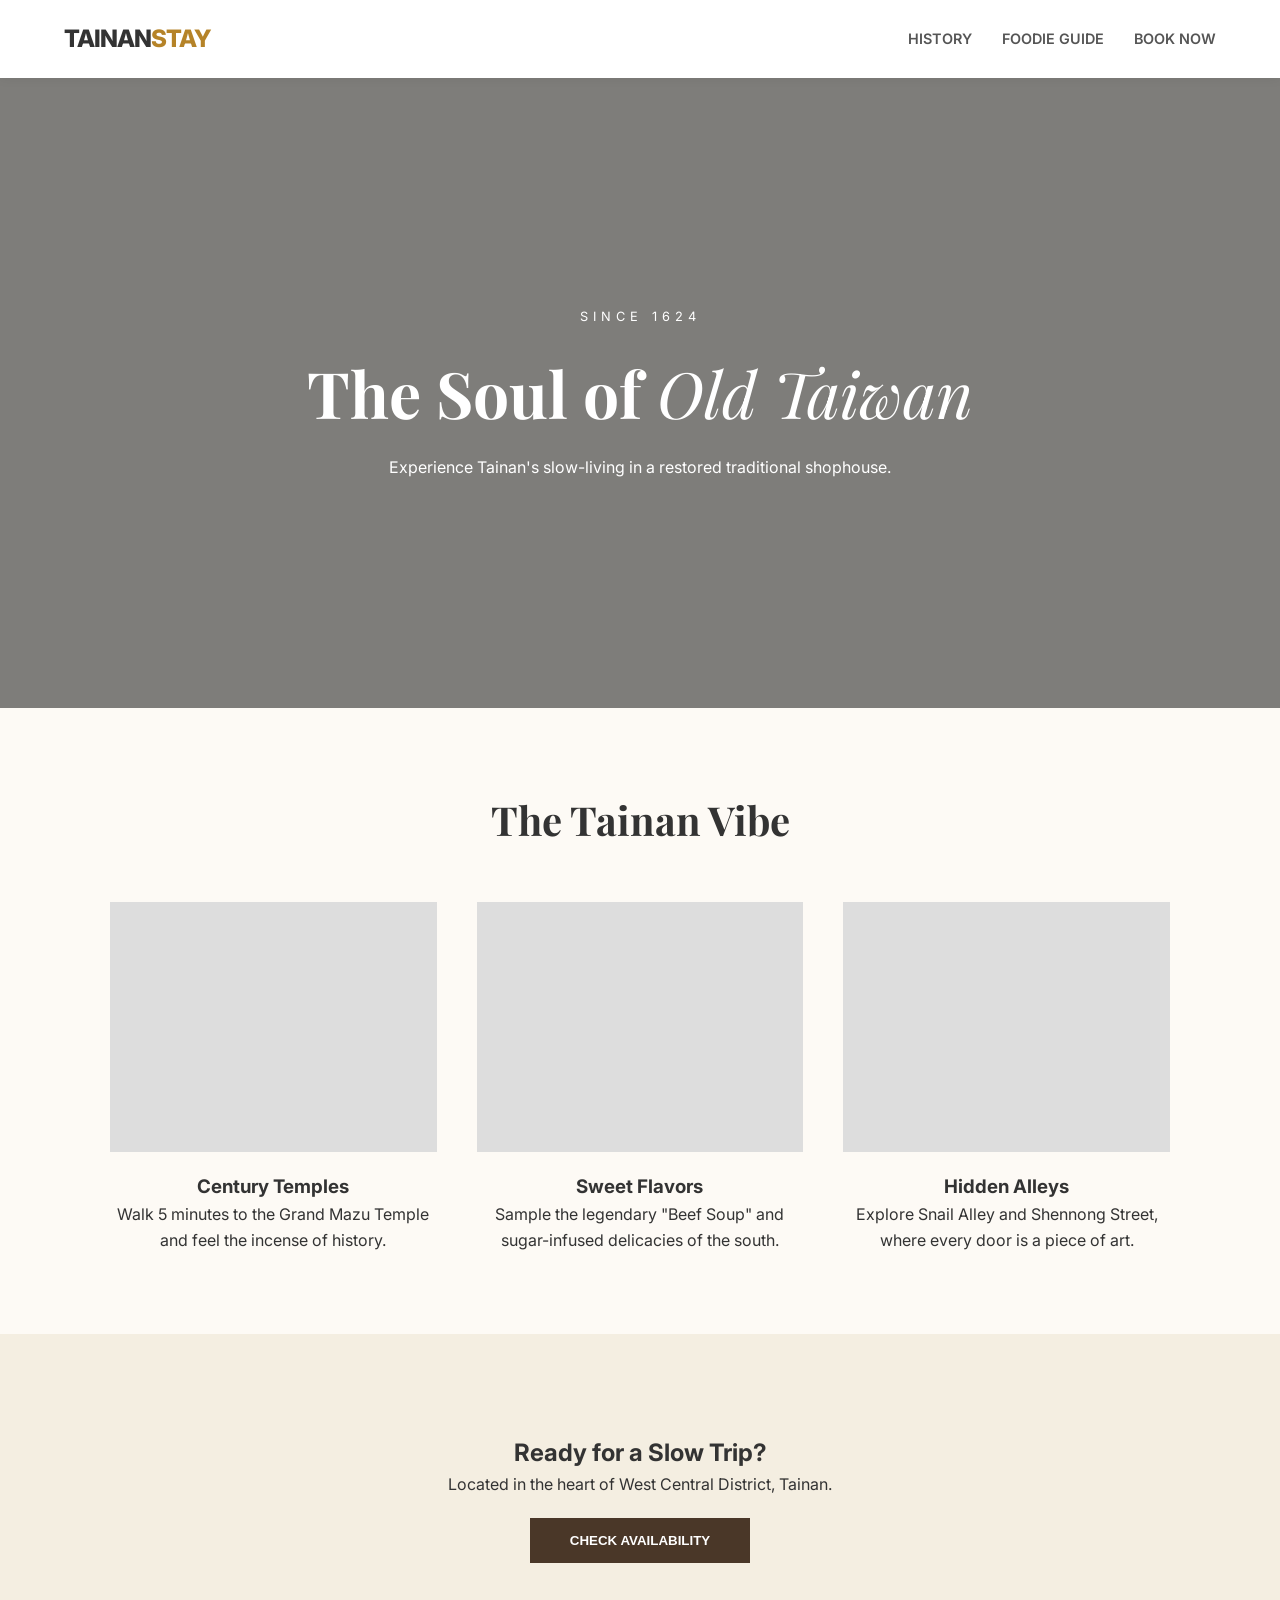
<file: index.html>
<!DOCTYPE html>
<html lang="en">
<head>
    <meta charset="UTF-8">
    <meta name="viewport" content="width=device-width, initial-scale=1.0">
    <title>Tainan Old House Homestay</title>
    <link rel="stylesheet" href="HomePage.css">
    <link href="https://fonts.googleapis.com/css2?family=Playfair+Display:ital,wght@0,700;1,400&family=Inter:wght@300;400;600&display=swap" rel="stylesheet">
</head>
<body>

    <nav class="navbar">
        <div class="logo">TAINAN<span>STAY</span></div>
        <ul class="nav-links">
            <li><a href="#history">History</a></li>
            <li><a href="Foodie.html">Foodie Guide</a></li>
            <li><a href="#book" class="btn-nav">Book Now</a></li>
        </ul>
    </nav>

    <header class="hero">
        <div class="hero-content">
            <p class="subtitle">SINCE 1624</p>
            <h1>The Soul of <span class="italic">Old Taiwan</span></h1>
            <p>Experience Tainan's slow-living in a restored traditional shophouse.</p>
        </div>
    </header>

    <section class="features" id="history">
        <div class="container">
            <h2 class="section-title">The Tainan Vibe</h2>
            <div class="grid">
                <div class="card">
                    <div class="card-img img-temple"></div>
                    <h3>Century Temples</h3>
                    <p>Walk 5 minutes to the Grand Mazu Temple and feel the incense of history.</p>
                </div>
                <div class="card">
                    <div class="card-img img-food"></div>
                    <h3>Sweet Flavors</h3>
                    <p>Sample the legendary "Beef Soup" and sugar-infused delicacies of the south.</p>
                </div>
                <div class="card">
                    <div class="card-img img-alley"></div>
                    <h3>Hidden Alleys</h3>
                    <p>Explore Snail Alley and Shennong Street, where every door is a piece of art.</p>
                </div>
            </div>
        </div>
    </section>

    <footer id="book">
        <h2>Ready for a Slow Trip?</h2>
        <p>Located in the heart of West Central District, Tainan.</p>
        <button class="btn-large">Check Availability</button>
    </footer>

</body>
</html>
</file>
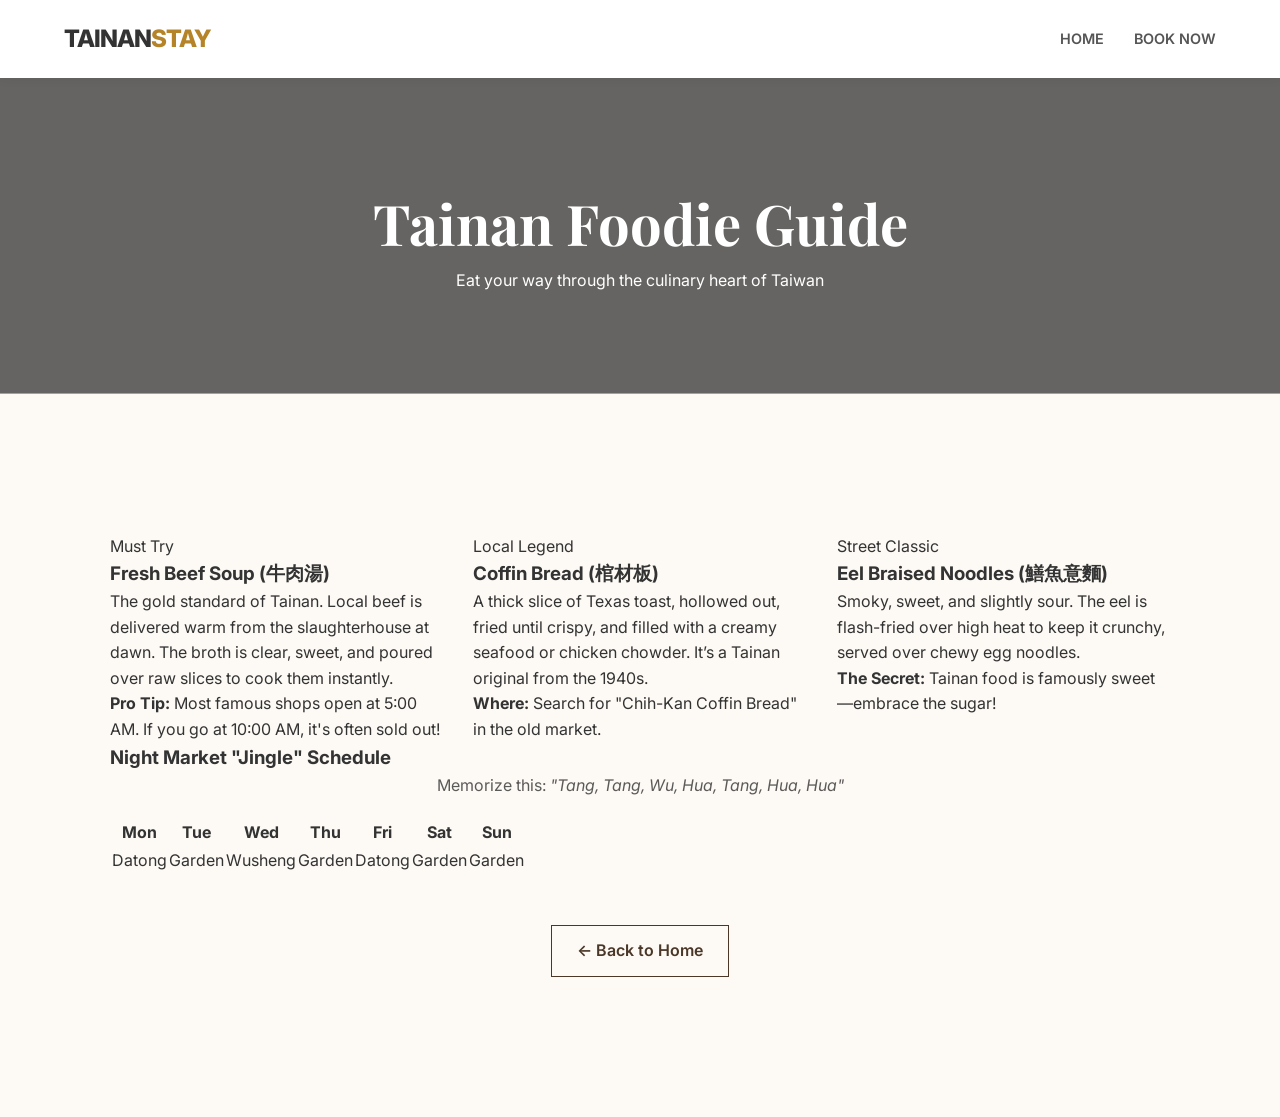
<file: Foodie.html>
<!DOCTYPE html>
<html lang="en">
<head>
    <meta charset="UTF-8">
    <meta name="viewport" content="width=device-width, initial-scale=1.0">
    <title>Tainan Foodie Guide | What to Eat</title>
    <link rel="stylesheet" href="HomePage.css">
    <link href="https://fonts.googleapis.com/css2?family=Playfair+Display:ital,wght@0,700;1,400&family=Inter:wght@300;400;600&display=swap" rel="stylesheet">
</head>
<body class="food-page">

    <nav class="navbar">
        <div class="logo"><a href="index.html" style="text-decoration:none; color:inherit;">TAINAN<span>STAY</span></a></div>
        <ul class="nav-links">
             <li><a href="index.html" class="btn-nav">Home </a></li>
            <li><a href="index.html" class="btn-nav">Book Now</a></li>
        </ul>
    </nav>

    <header class="food-hero">
        <h1>Tainan Foodie Guide</h1>
        <p>Eat your way through the culinary heart of Taiwan</p>
    </header>

    <section class="food-content">
        <div class="container">
            <div class="food-grid">
                <div class="food-item">
                    <div class="food-badge">Must Try</div>
                    <h3>Fresh Beef Soup (牛肉湯)</h3>
                    <p>The gold standard of Tainan. Local beef is delivered warm from the slaughterhouse at dawn. The broth is clear, sweet, and poured over raw slices to cook them instantly.</p>
                    <span class="pro-tip"><strong>Pro Tip:</strong> Most famous shops open at 5:00 AM. If you go at 10:00 AM, it's often sold out!</span>
                </div>

                <div class="food-item">
                    <div class="food-badge">Local Legend</div>
                    <h3>Coffin Bread (棺材板)</h3>
                    <p>A thick slice of Texas toast, hollowed out, fried until crispy, and filled with a creamy seafood or chicken chowder. It’s a Tainan original from the 1940s.</p>
                    <span class="pro-tip"><strong>Where:</strong> Search for "Chih-Kan Coffin Bread" in the old market.</span>
                </div>

                <div class="food-item">
                    <div class="food-badge">Street Classic</div>
                    <h3>Eel Braised Noodles (鱔魚意麵)</h3>
                    <p>Smoky, sweet, and slightly sour. The eel is flash-fried over high heat to keep it crunchy, served over chewy egg noodles.</p>
                    <span class="pro-tip"><strong>The Secret:</strong> Tainan food is famously sweet—embrace the sugar!</span>
                </div>
            </div>

            <div class="market-schedule">
                <h3>Night Market "Jingle" Schedule</h3>
                <p style="text-align:center; margin-bottom: 20px; opacity: 0.8;">Memorize this: <em>"Tang, Tang, Wu, Hua, Tang, Hua, Hua"</em></p>
                <table>
                    <thead>
                        <tr>
                            <th>Mon</th>
                            <th>Tue</th>
                            <th>Wed</th>
                            <th>Thu</th>
                            <th>Fri</th>
                            <th>Sat</th>
                            <th>Sun</th>
                        </tr>
                    </thead>
                    <tbody>
                        <tr>
                            <td>Datong</td>
                            <td>Garden</td>
                            <td>Wusheng</td>
                            <td>Garden</td>
                            <td>Datong</td>
                            <td>Garden</td>
                            <td>Garden</td>
                        </tr>
                    </tbody>
                </table>
            </div>
            
            <div style="text-align: center; margin-top: 50px;">
                <a href="index.html" class="btn-back">← Back to Home</a>
            </div>
        </div>
    </section>

</body>

</html>
</file>
<file: HomePage.css>
/* General Reset */
* {
    margin: 0;
    padding: 0;
    box-sizing: border-box;
}

body {
    font-family: 'Inter', sans-serif;
    line-height: 1.6;
    color: #333;
    background-color: #fdfaf5; /* Creamy paper color */
}

/* Navigation */
.navbar {
    display: flex;
    justify-content: space-between;
    align-items: center;
    padding: 20px 5%;
    background: white;
    position: sticky;
    top: 0;
    z-index: 100;
    box-shadow: 0 2px 10px rgba(0,0,0,0.05);
}

.logo {
    font-size: 1.5rem;
    font-weight: 800;
    letter-spacing: -1px;
}

.logo span {
    color: #b58328; /* Temple Gold */
}

.nav-links {
    list-style: none;
    display: flex;
    align-items: center;
}

.nav-links li {
    margin-left: 30px;
}

.nav-links a {
    text-decoration: none;
    color: #555;
    font-size: 0.9rem;
    text-transform: uppercase;
    font-weight: 600;
}

/* Hero Section */
.hero {
    height: 70vh;
    background: linear-gradient(rgba(0,0,0,0.5), rgba(0,0,0,0.5)), 
                url('https://images.unsplash.com/photo-1590710103133-7264871e98a1?auto=format&fit=crop&q=80&w=1200');
    background-size: cover;
    background-position: center;
    display: flex;
    align-items: center;
    justify-content: center;
    text-align: center;
    color: white;
}

.hero h1 {
    font-family: 'Playfair Display', serif;
    font-size: 4rem;
    margin-bottom: 10px;
}

.italic { font-style: italic; font-weight: 400; }

.subtitle {
    letter-spacing: 5px;
    font-size: 0.8rem;
    margin-bottom: 15px;
}

/* Grid System */
.container {
    max-width: 1100px;
    margin: 80px auto;
    padding: 0 20px;
}

.section-title {
    text-align: center;
    font-family: 'Playfair Display', serif;
    font-size: 2.5rem;
    margin-bottom: 50px;
}

.grid {
    display: grid;
    grid-template-columns: repeat(auto-fit, minmax(300px, 1fr));
    gap: 40px;
}

.card {
    text-align: center;
}

.card-img {
    height: 250px;
    background-color: #ddd;
    margin-bottom: 20px;
    background-size: cover;
    background-position: center;
}

/* Placeholder Images */
.img-temple { background-image: url('https://images.unsplash.com/photo-1541410965313-d53b3c16ef17?w=500'); }
.img-food { background-image: url('https://images.unsplash.com/photo-1505935428862-770b6f24f629?w=500'); }
.img-alley { background-image: url('https://images.unsplash.com/photo-1545569341-9eb8b30979d9?w=500'); }

/* Buttons */
.btn-large {
    background: #4a3728; /* Deep wood color */
    color: white;
    padding: 15px 40px;
    border: none;
    font-weight: bold;
    text-transform: uppercase;
    cursor: pointer;
    margin-top: 20px;
    transition: 0.3s;
}

.btn-large:hover {
    background: #b58328;
}

footer {
    padding: 100px 20px;
    background: #f4eee1;
    text-align: center;
}

/* Food Page Specifics */
.food-hero {
    background: linear-gradient(rgba(0,0,0,0.6), rgba(0,0,0,0.6)), 
                url('https://images.unsplash.com/photo-1563805042-7684c019e1cb?q=80&w=1200');
    background-size: cover;
    background-position: center;
    padding: 100px 20px;
    text-align: center;
    color: white;
}

.food-hero h1 {
    font-size: 3.5rem;
    font-family: 'Playfair Display', serif;
}

.food-content {
    padding: 60px 0;
}

/* Button for going back */
.btn-back {
    display: inline-block;
    padding: 12px 25px;
    border: 1px solid #4a3728;
    color: #4a3728;
    text-decoration: none;
    font-weight: 600;
    transition: 0.3s;
}

.btn-back:hover {
    background: #4a3728;
    color: white;
}

/* Adjusting the grid for the separate page */
.food-grid {
    display: grid;
    grid-template-columns: repeat(auto-fit, minmax(300px, 1fr));
    gap: 30px;
}
</file>
